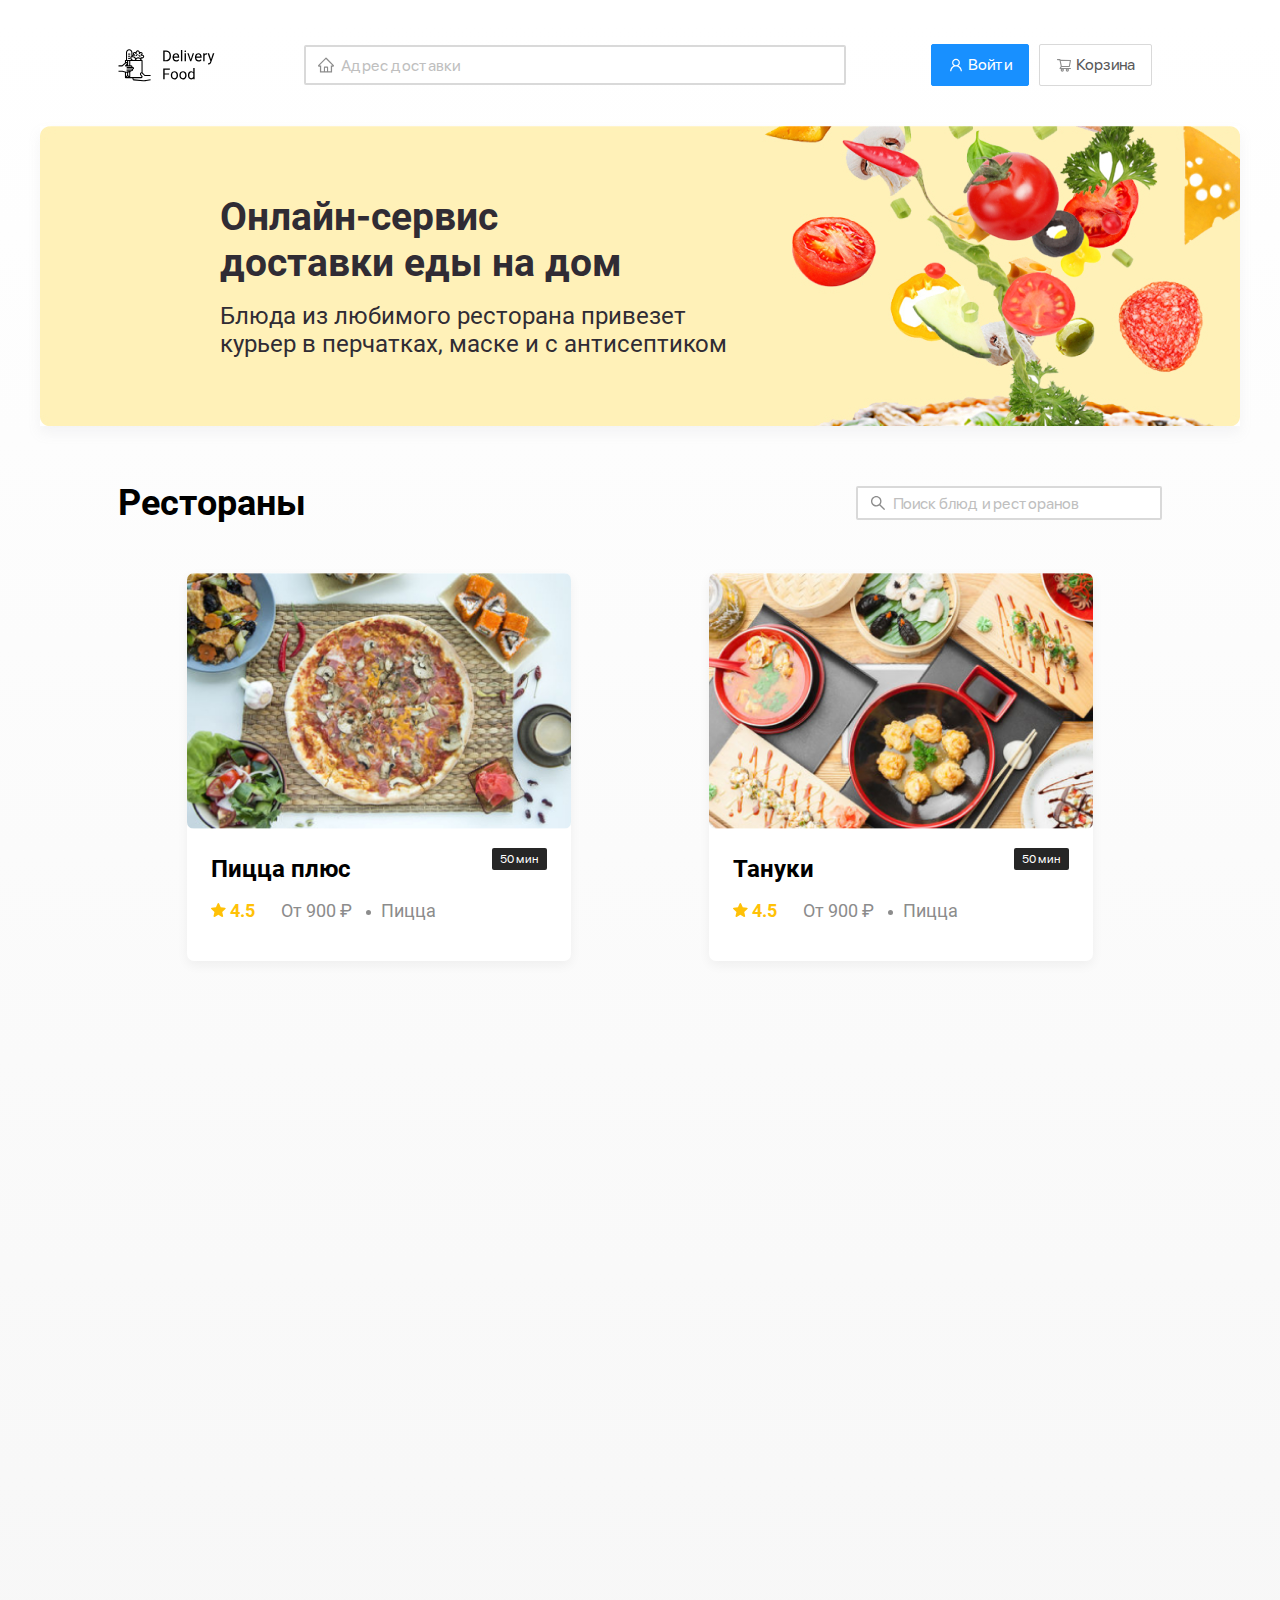
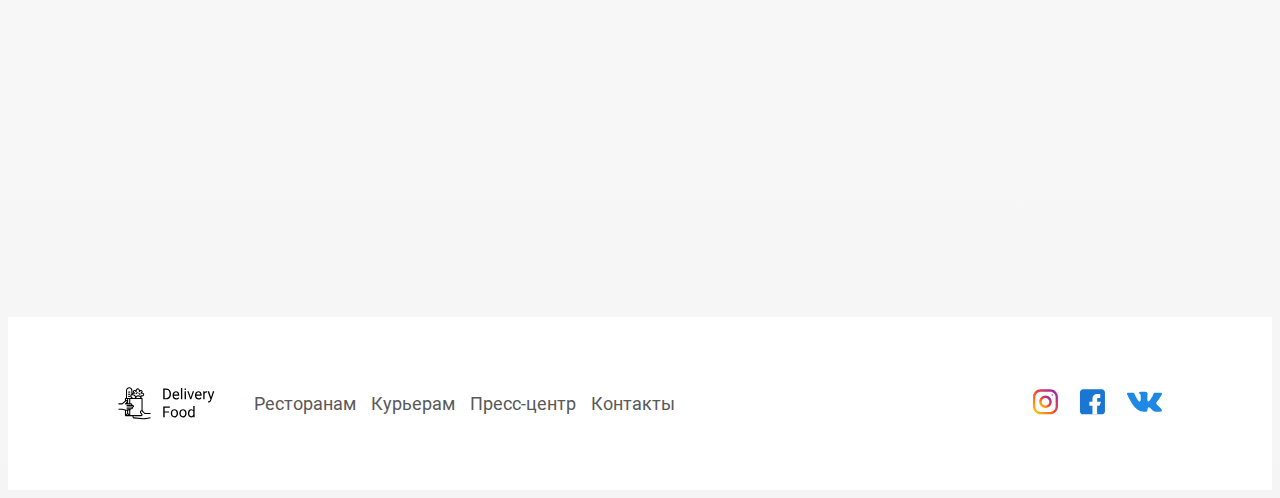
<file: index.html>
<!DOCTYPE html>
<html lang="ru">

<head>
    <meta charset="UTF-8">
    <meta name="viewport" content="width=device-width, initial-scale=1.0">
    <title>Delivery Food</title>
    <link rel="stylesheet" href="./css/fonts.css">
    <link rel="stylesheet" href="./css/animate.min.css">
    <link rel="stylesheet" href="./css/style.css">
</head>

<body>
    <!-- Header -->
    <header class="header">
        <div class="container">
            <div class="header__item">
                <img class="header__logo" src="./images/logo.svg" alt="Delivery Food">
                <input class="header__input input-search" type="text" placeholder="Адрес доставки">
                <div class="btn">
                    <button class="header__btn btn-primary">
                        <img class="header__image" src="./images/header/user.svg" alt="user">
                        Войти
                    </button>
                    <button class="header__btn" id="cart-btn">
                        <img class="header__image"  src="./images/header/cart.svg" alt="cart">
                        Корзина</button>
                </div>
            </div>
        </div>
    </header>

    <main>
        <!-- Promo -->
        <section class="promo">
            <div class="container">
                <h1 class="promo__title">
                    Онлайн-сервис доставки еды на дом
                </h1>
                <p class="promo__text">
                    Блюда из любимого ресторана привезет курьер в перчатках, маске и с антисептиком
                </p>
            </div>
        </section>

        <!-- Restaurants -->
        <section class="restaurants">
            <div class="container">
                <div class="restaurants__item">
                    <h2 class="restaurants__title">Рестораны</h2>
                    <input class="header__input input-adress" type="text" placeholder="Поиск блюд и ресторанов">
                </div>
            </div>
        </section>

        <!-- Card -->
        <section class="cards">
            <div class="container">
                <div class="card">
                    <div class="card__item wow fadeInUp">
                        <img class="card__image" src="./images/card/card-1.jpg" alt="">
                        <div class="card__heading">
                            <h3 class="card__title">Пицца плюс</h3>
                            <span class="card__time">50 мин</span>
                        </div>
                        <div class="card__info">
                            <div class="card__reating">
                                <img class="card__reating-image" src="./images/card/stars.svg" alt="stars"> <span class="card__reating-number">4.5</span></div>
                            <div class="card__price">От 900 ₽ </div>
                            <div class="card__text">Пицца</div>
                        </div>
                    </div>
                    <!-- // -->
                    <div class="card__item wow fadeInUp">
                        <img class="card__image" src="./images/card/card-2.jpg" alt="">
                        <div class="card__heading">
                            <h3 class="card__title"><a href="./restaurant.html">Тануки</a></h3>
                            <span class="card__time">50 мин</span>
                        </div>
                        <div class="card__info">
                            <div class="card__reating">
                                <img class="card__reating-image" src="./images/card/stars.svg" alt="stars"> <span class="card__reating-number">4.5</span></div>
                            <div class="card__price">От 900 ₽ </div>
                            <div class="card__text">Пицца</div>
                        </div>
                    </div>
                    <!-- // -->
                    <div class="card__item wow fadeInUp">
                        <img class="card__image" src="./images/card/card-3.jpg" alt="">
                        <div class="card__heading">
                            <h3 class="card__title">FoodBand</h3>
                            <span class="card__time">50 мин</span>
                        </div>
                        <div class="card__info">
                            <div class="card__reating">
                                <img class="card__reating-image" src="./images/card/stars.svg" alt="stars"> <span class="card__reating-number">4.5</span></div>
                            <div class="card__price">От 900 ₽ </div>
                            <div class="card__text">Пицца</div>
                        </div>
                    </div>
                    <!-- // -->
                    <div class="card__item wow fadeInUp">
                        <img class="card__image" src="./images/card/card-4.jpg" alt="">
                        <div class="card__heading">
                            <h3 class="card__title">Жадина-пицца</h3>
                            <span class="card__time">50 мин</span>
                        </div>
                        <div class="card__info">
                            <div class="card__reating">
                                <img class="card__reating-image" src="./images/card/stars.svg" alt="stars"> <span class="card__reating-number">4.5</span></div>
                            <div class="card__price">От 900 ₽ </div>
                            <div class="card__text">Пицца</div>
                        </div>
                    </div>
                    <!-- // -->
                    <div class="card__item wow fadeInUp">
                        <img class="card__image" src="./images/card/card-5.jpg" alt="">
                        <div class="card__heading">
                            <h3 class="card__title">Точка еды</h3>
                            <span class="card__time">50 мин</span>
                        </div>
                        <div class="card__info">
                            <div class="card__reating">
                                <img class="card__reating-image" src="./images/card/stars.svg" alt="stars"> <span class="card__reating-number">4.5</span>
                            </div>
                            <div class="card__price">От 900 ₽ </div>
                            <div class="card__text">Пицца</div>
                        </div>
                    </div>
                    <!-- // -->
                    <div class="card__item wow fadeInUp">
                        <img class="card__image" src="./images/card/card-6.jpg" alt="">
                        <div class="card__heading">
                            <h3 class="card__title">PizzaBurger</h3>
                            <span class="card__time">50 мин</span>
                        </div>
                        <div class="card__info">
                            <div class="card__reating">
                                <img class="card__reating-image" src="./images/card/stars.svg" alt="stars"> <span class="card__reating-number">4.5</span>
                            </div>
                            <div class="card__price">От 900 ₽ </div>
                            <div class="card__text">Пицца</div>
                        </div>
                    </div>
                </div>
            </div>
        </section>
    </main>

    <footer class="footer">
        <div class="container">
            <div class="footer__item">
                <img class="header__logo footer__logo" src="./images/logo.svg" alt="Delivery Food">
                <ul class="footer__list">
                    <li><a href="#">Ресторанам</a>
                    </li>
                    <li><a href="#">Курьерам</a>
                    </li>
                    <li><a href="#">Пресс-центр</a>
                    </li>
                    <li><a href="#">Контакты</a>
                    </li>
                </ul>
                <div class="social">
                    <a class="social-item" href="#">
                        <img src="./images/social/instagram.svg" alt="">
                    </a>
                    <a class="social-item" href="#">
                        <img src="./images/social/facebook.svg" alt="">
                    </a>
                    <a class="social-item" href="#">
                        <img src="./images/social/vk.svg" alt="">
                    </a>
                </div>
            </div>
        </div>
    </footer>

    <!-- Modal -->
    <div class="modal">
        <div class="modal__dialog">
            <div class="modal__header">
                <h3 class="modal__title">Корзина</h3>
                <button class="modal__close">&times;</button>
            </div>
            <div class="modal__cart">
                <div class="modal__order">
                    <p class="order__name">Ролл угорь стандарт</p>
                    <span class="order__price">250 ₽</span>
                    <div class="order__counter">
                        <button class="counter__btn">-</button>
                        <span class="counter__name">1</span>
                        <button class="counter__btn">+</button>
                    </div>
                </div>
            </div>
            <!-- // -->
            <div class="modal__cart">
                <div class="modal__order">
                    <p class="order__name">Ролл угорь стандарт</p>
                    <span class="order__price">250 ₽</span>
                    <div class="order__counter">
                        <button class="counter__btn">-</button>
                        <span class="counter__name">1</span>
                        <button class="counter__btn">+</button>
                    </div>
                </div>
            </div>
            <!-- // -->
            <div class="modal__cart">
                <div class="modal__order">
                    <p class="order__name">Ролл угорь стандарт</p>
                    <span class="order__price">250 ₽</span>
                    <div class="order__counter">
                        <button class="counter__btn">-</button>
                        <span class="counter__name">1</span>
                        <button class="counter__btn">+</button>
                    </div>
                </div>
            </div>
            <!-- // -->
            <div class="modal__cart">
                <div class="modal__order">
                    <p class="order__name">Ролл угорь стандарт</p>
                    <span class="order__price">250 ₽</span>
                    <div class="order__counter">
                        <button class="counter__btn">-</button>
                        <span class="counter__name">1</span>
                        <button class="counter__btn">+</button>
                    </div>
                </div>
            </div>
            <!-- // -->
            <div class="modal__cart">
                <div class="modal__order">
                    <p class="order__name">Ролл угорь стандарт</p>
                    <span class="order__price">250 ₽</span>
                    <div class="order__counter">
                        <button class="counter__btn">-</button>
                        <span class="counter__name">1</span>
                        <button class="counter__btn">+</button>
                    </div>
                </div>
            </div>
            <div class="modal__btn">
                <button class="header__btn btn-dark">1250 ₽</button>
                <div class="modal__footer">
                    <button class="header__btn btn-primary">Оформить заказ</button>
                    <button class="header__btn btn-light">Отмена</button>
                </div>
            </div>
        </div>
    </div>
    <script src="./js/jquery.min.js"></script>
    <script src="./js/wow.min.js"></script>
    <script src="./js/script.js"></script>

</body>

</html>
</file>
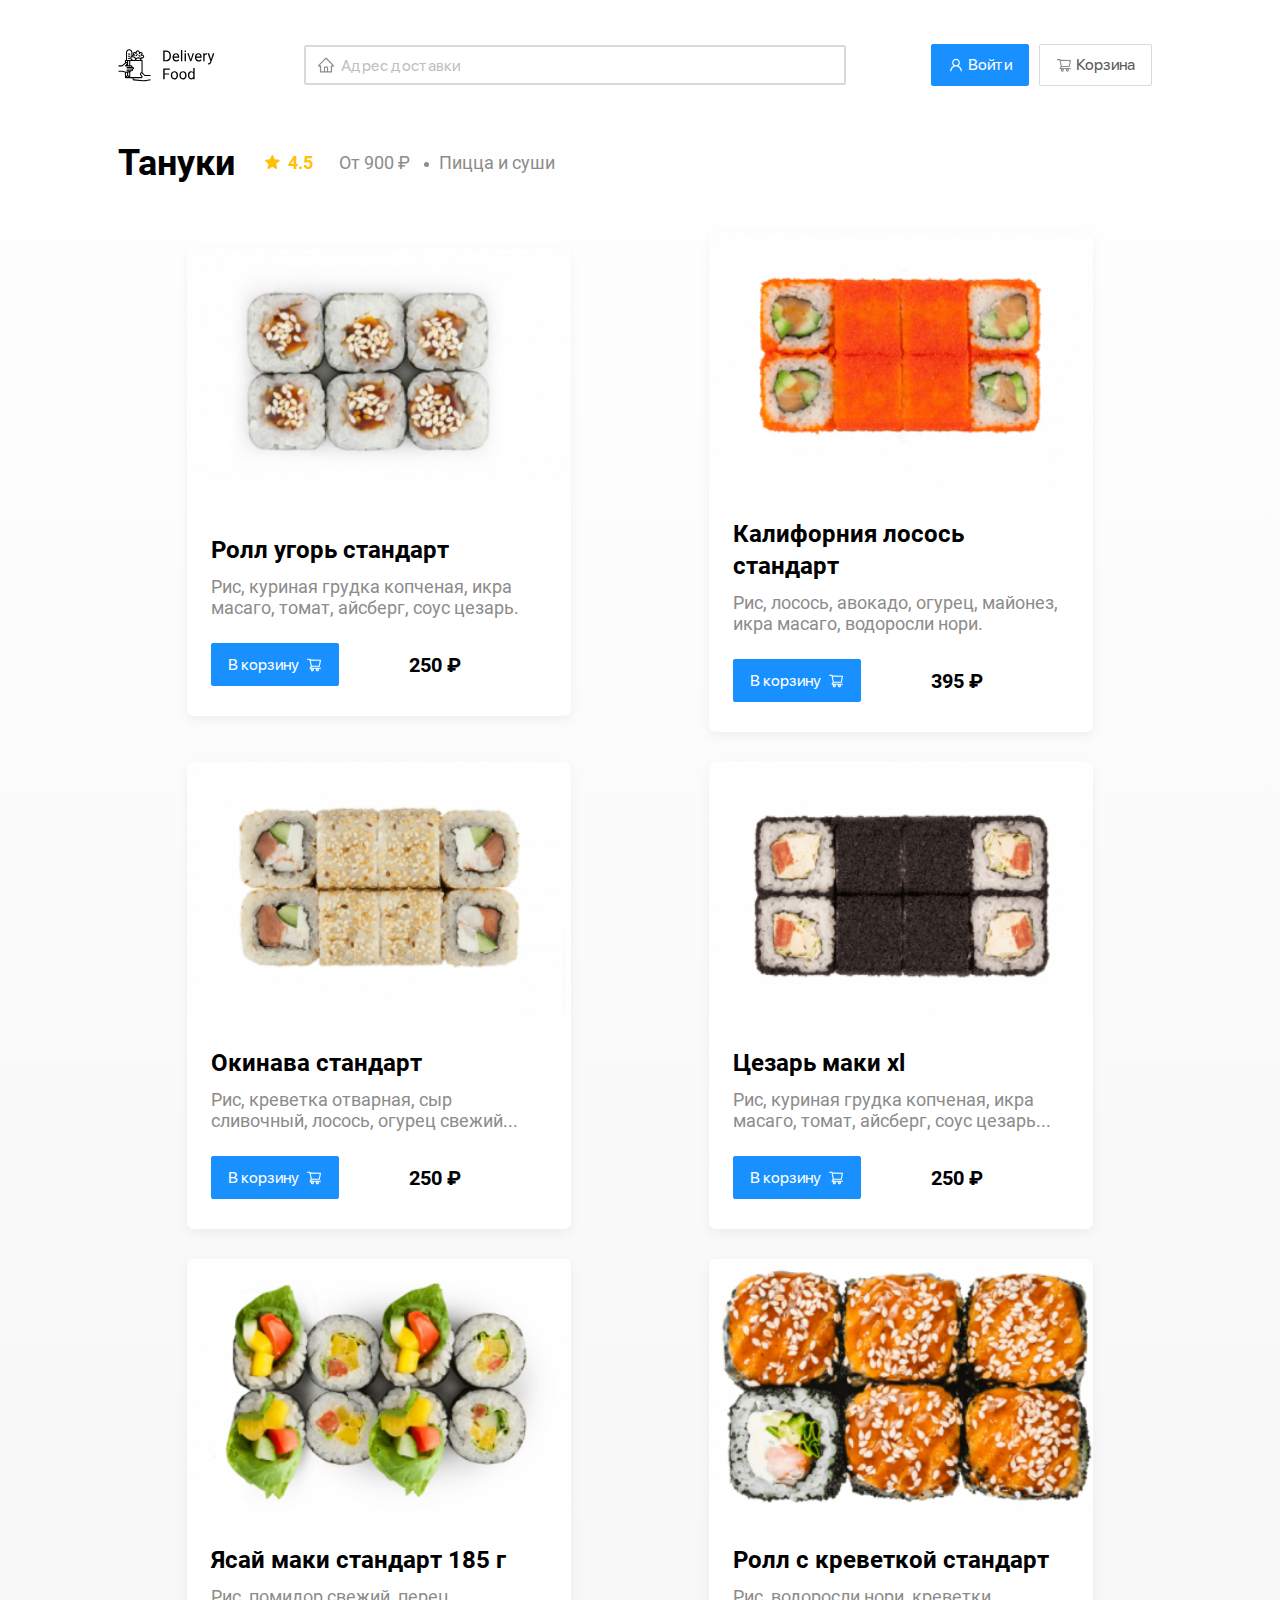
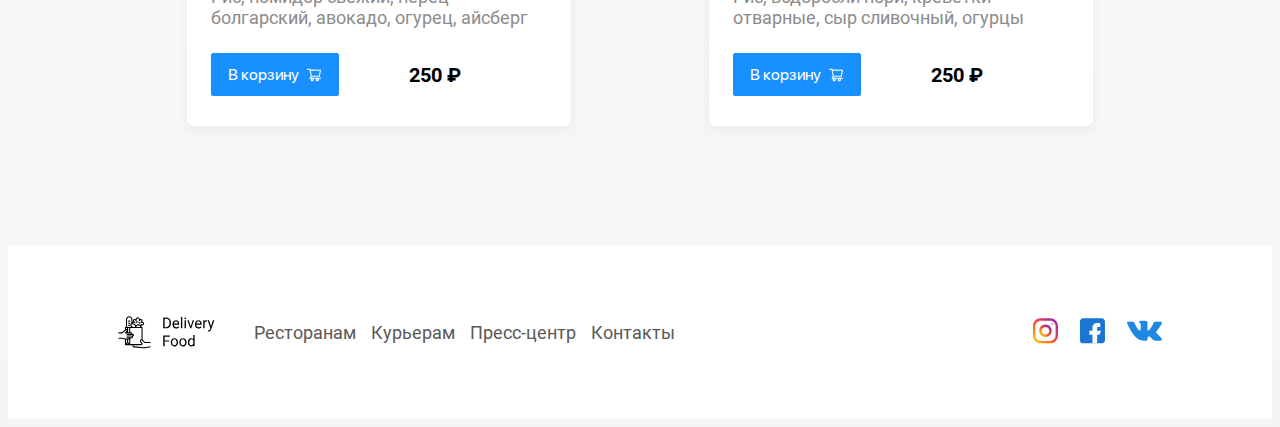
<file: restaurant.html>
<!DOCTYPE html>
<html lang="ru">

<head>
    <meta charset="UTF-8">
    <meta name="viewport" content="width=device-width, initial-scale=1.0">
    <title>Delivery Food</title>
    <link rel="stylesheet" href="./css/fonts.css">
    <link rel="stylesheet" href="./css/style.css">
</head>

<body>
    <!-- Header -->
    <header class="header">
        <div class="container">
            <div class="header__item">
                <img class="header__logo" src="./images/logo.svg" alt="Delivery Food">
                <input class="header__input input-search" type="text" placeholder="Адрес доставки">
                <div class="btn">
                    <button class="header__btn btn-primary">
                        <img class="header__image" src="./images/header/user.svg" alt="user">
                        Войти
                    </button>
                    <button class="header__btn">
                        <img class="header__image"  src="./images/header/cart.svg" alt="cart">
                        Корзина</button>
                </div>
            </div>
        </div>
    </header>

    <main>
        <!-- Restaurants -->
        <section class="restaurants">
            <div class="container">
                <div class="restaurants__item">
                    <div class="restaurants__name">
                        <h2 class="restaurants__title">Тануки</h2>
                    </div>
                    <div class="restaurants__reating">
                        <img class="restaurants__reating-image" src="./images/card/stars.svg" alt="stars">
                        <span class="restaurants__reating-number">4.5</span>
                        <div class="restaurants__price">От 900 ₽ </div>
                        <div class="restaurants__text">Пицца и суши</div>
                    </div>
                </div>
            </div>
        </section>

        <!-- Card -->
        <section class="cards">
            <div class="container">
                <div class="card">
                    <div class="card__item">
                        <img class="card__image" src="./images/restaurant/restaurant-1.jpg" alt="">
                        <div class="card__items">
                            <h3 class="card__title card__title-name">Ролл угорь стандарт</h3>
                            <p class="card__ingredients">Рис, куриная грудка копченая, икра масаго, томат, айсберг, соус цезарь.</p>
                        </div>
                        <div class="card__product">
                            <button class="header__btn btn-primary">
                               В корзину<img class="card__cart" src="./images/restaurant/cart-1.svg" alt=""></button>
                            <span class="card__cost">250 ₽</span>
                        </div>
                    </div>
                    <!-- // -->
                    <div class="card__item">
                        <img class="card__image" src="./images/restaurant/restaurant-2.jpg" alt="">
                        <div class="card__items">
                            <h3 class="card__title card__title-name">Калифорния лосось стандарт</h3>
                            <p class="card__ingredients">Рис, лосось, авокадо, огурец, майонез, икра масаго, водоросли нори.</p>
                        </div>
                        <div class="card__product">
                            <button class="header__btn btn-primary">
                               В корзину<img class="card__cart" src="./images/restaurant/cart-1.svg" alt=""></button>
                            <span class="card__cost">395 ₽</span>
                        </div>
                    </div>
                    <!-- // -->
                    <div class="card__item">
                        <img class="card__image" src="./images/restaurant/restaurant-3.jpg" alt="">
                        <div class="card__items">
                            <h3 class="card__title card__title-name">Окинава стандарт</h3>
                            <p class="card__ingredients"> Рис, креветка отварная, сыр сливочный, лосось, огурец свежий...</p>
                        </div>
                        <div class="card__product">
                            <button class="header__btn btn-primary">
                               В корзину<img class="card__cart" src="./images/restaurant/cart-1.svg" alt=""></button>
                            <span class="card__cost">250 ₽</span>
                        </div>
                    </div>
                    <!-- // -->
                    <div class="card__item">
                        <img class="card__image" src="./images/restaurant/restaurant-4.jpg" alt="">
                        <div class="card__items">
                            <h3 class="card__title card__title-name">Цезарь маки хl</h3>
                            <p class="card__ingredients">Рис, куриная грудка копченая, икра масаго, томат, айсберг, соус цезарь...</p>
                        </div>
                        <div class="card__product">
                            <button class="header__btn btn-primary">
                               В корзину<img class="card__cart" src="./images/restaurant/cart-1.svg" alt=""></button>
                            <span class="card__cost">250 ₽</span>
                        </div>
                    </div>
                    <!-- // -->
                    <div class="card__item">
                        <img class="card__image" src="./images/restaurant/restaurant-5.jpg" alt="">
                        <div class="card__items">
                            <h3 class="card__title card__title-name">Ясай маки стандарт 185 г</h3>
                            <p class="card__ingredients">Рис, помидор свежий, перец болгарский, авокадо, огурец, айсберг</p>
                        </div>
                        <div class="card__product">
                            <button class="header__btn btn-primary">
                               В корзину
                            <img class="card__cart" src="./images/restaurant/cart-1.svg" alt=""></button>
                            <span class="card__cost">250 ₽</span>
                        </div>
                    </div>
                    <!-- // -->
                    <div class="card__item">
                        <img class="card__image" src="./images/restaurant/restaurant-6.jpg" alt="">
                        <div class="card__items">
                            <h3 class="card__title card__title-name">Ролл с креветкой стандарт</h3>
                            <p class="card__ingredients">Рис, водоросли нори, креветки отварные, сыр сливочный, огурцы</p>
                        </div>
                        <div class="card__product">
                            <button class="header__btn btn-primary">
                               В корзину<img class="card__cart" src="./images/restaurant/cart-1.svg" alt=""></button>
                            <span class="card__cost">250 ₽</span>
                        </div>
                    </div>
                </div>
            </div>
        </section>
    </main>

    <footer class="footer">
        <div class="container">
            <div class="footer__item">
                <img class="header__logo footer__logo" src="./images/logo.svg" alt="Delivery Food">
                <ul class="footer__list">
                    <li><a href="#">Ресторанам</a>
                    </li>
                    <li><a href="#">Курьерам</a>
                    </li>
                    <li><a href="#">Пресс-центр</a>
                    </li>
                    <li><a href="#">Контакты</a>
                    </li>
                </ul>
                <div class="social">
                    <a class="social-item" href="#">
                        <img src="./images/social/instagram.svg" alt="">
                    </a>
                    <a class="social-item" href="#">
                        <img src="./images/social/facebook.svg" alt="">
                    </a>
                    <a class="social-item" href="#">
                        <img src="./images/social/vk.svg" alt="">
                    </a>
                </div>
            </div>
        </div>
    </footer>

    <script src="./js/script.js"></script>

</body>

</html>
</file>
<file: css/fonts.css>
@font-face {
    font-family: 'Roboto';
    src: url('../fonts/Roboto-Bold.eot');
    src: url('../fonts/Roboto-Bold.eot?#iefix') format('embedded-opentype'), url('../fonts/Roboto-Bold.woff2') format('woff2'), url('../fonts/Roboto-Bold.woff') format('woff'), url('../fonts/Roboto-Bold.ttf') format('truetype');
    font-weight: 700;
    font-style: normal;
}

@font-face {
    font-family: 'Roboto';
    src: url('../fonts/Roboto-Regular.eot');
    src: url('../fonts/Roboto-Regular.eot?#iefix') format('embedded-opentype'), url('../fonts/Roboto-Regular.woff2') format('woff2'), url('../fonts/Roboto-Regular.woff') format('woff'), url('../fonts/Roboto-Regular.ttf') format('truetype');
    font-weight: 400;
    font-style: normal;
}

@font-face {
    font-family: 'SF Pro Display';
    src: url('../fonts/SFProDisplay-Regular.eot');
    src: url('../fonts/SFProDisplay-Regular.eot?#iefix') format('embedded-opentype'), url('../fonts/SFProDisplay-Regular.woff2') format('woff2'), url('../fonts/SFProDisplay-Regular.woff') format('woff'), url('../fonts/SFProDisplay-Regular.ttf') format('truetype');
    font-weight: 400;
    font-style: normal;
}
</file>
<file: css/style.css>
/*! normalize.css v8.0.1 | MIT License | github.com/necolas/normalize.css */
/* Document
   ========================================================================== */
/**
 * 1. Correct the line height in all browsers.
 * 2. Prevent adjustments of font size after orientation changes in iOS.
 */
/* Sections
   ========================================================================== */
/**
 * Remove the margin in all browsers.
 */
/**
 * Render the `main` element consistently in IE.
 */
/**
 * Correct the font size and margin on `h1` elements within `section` and
 * `article` contexts in Chrome, Firefox, and Safari.
 */
/* Grouping content
   ========================================================================== */
/**
 * 1. Add the correct box sizing in Firefox.
 * 2. Show the overflow in Edge and IE.
 */
hr {
  box-sizing: content-box;
  /* 1 */
  height: 0;
  /* 1 */
  overflow: visible;
  /* 2 */ }

/**
 * 1. Correct the inheritance and scaling of font size in all browsers.
 * 2. Correct the odd `em` font sizing in all browsers.
 */
pre {
  font-family: monospace, monospace;
  /* 1 */
  font-size: 1em;
  /* 2 */ }

/* Text-level semantics
   ========================================================================== */
/**
 * Remove the gray background on active links in IE 10.
 */
a {
  background-color: transparent; }

/**
 * 1. Remove the bottom border in Chrome 57-
 * 2. Add the correct text decoration in Chrome, Edge, IE, Opera, and Safari.
 */
abbr[title] {
  border-bottom: none;
  /* 1 */
  text-decoration: underline;
  /* 2 */
  -webkit-text-decoration: underline dotted;
  text-decoration: underline dotted;
  /* 2 */ }

/**
 * Add the correct font weight in Chrome, Edge, and Safari.
 */
b,
strong {
  font-weight: bolder; }

/**
 * 1. Correct the inheritance and scaling of font size in all browsers.
 * 2. Correct the odd `em` font sizing in all browsers.
 */
code,
kbd,
samp {
  font-family: monospace, monospace;
  /* 1 */
  font-size: 1em;
  /* 2 */ }

/**
 * Add the correct font size in all browsers.
 */
small {
  font-size: 80%; }

/**
 * Prevent `sub` and `sup` elements from affecting the line height in
 * all browsers.
 */
sub,
sup {
  font-size: 75%;
  line-height: 0;
  position: relative;
  vertical-align: baseline; }

sub {
  bottom: -0.25em; }

sup {
  top: -0.5em; }

/* Embedded content
   ========================================================================== */
/**
 * Remove the border on images inside links in IE 10.
 */
img {
  border-style: none; }

/* Forms
   ========================================================================== */
/**
 * 1. Change the font styles in all browsers.
 * 2. Remove the margin in Firefox and Safari.
 */
button,
input,
optgroup,
select,
textarea {
  font-family: inherit;
  /* 1 */
  font-size: 100%;
  /* 1 */
  line-height: 1.15;
  /* 1 */
  margin: 0;
  /* 2 */ }

/**
 * Show the overflow in IE.
 * 1. Show the overflow in Edge.
 */
button,
input {
  /* 1 */
  overflow: visible; }

/**
 * Remove the inheritance of text transform in Edge, Firefox, and IE.
 * 1. Remove the inheritance of text transform in Firefox.
 */
button,
select {
  /* 1 */
  text-transform: none; }

/**
 * Correct the inability to style clickable types in iOS and Safari.
 */
button,
[type="button"],
[type="reset"],
[type="submit"] {
  -webkit-appearance: button; }

/**
 * Remove the inner border and padding in Firefox.
 */
button::-moz-focus-inner,
[type="button"]::-moz-focus-inner,
[type="reset"]::-moz-focus-inner,
[type="submit"]::-moz-focus-inner {
  border-style: none;
  padding: 0; }

/**
 * Restore the focus styles unset by the previous rule.
 */
button:-moz-focusring,
[type="button"]:-moz-focusring,
[type="reset"]:-moz-focusring,
[type="submit"]:-moz-focusring {
  outline: 1px dotted ButtonText; }

/**
 * Correct the padding in Firefox.
 */
fieldset {
  padding: 0.35em 0.75em 0.625em; }

/**
 * 1. Correct the text wrapping in Edge and IE.
 * 2. Correct the color inheritance from `fieldset` elements in IE.
 * 3. Remove the padding so developers are not caught out when they zero out
 *    `fieldset` elements in all browsers.
 */
legend {
  box-sizing: border-box;
  /* 1 */
  color: inherit;
  /* 2 */
  display: table;
  /* 1 */
  max-width: 100%;
  /* 1 */
  padding: 0;
  /* 3 */
  white-space: normal;
  /* 1 */ }

/**
 * Add the correct vertical alignment in Chrome, Firefox, and Opera.
 */
progress {
  vertical-align: baseline; }

/**
 * Remove the default vertical scrollbar in IE 10+.
 */
textarea {
  overflow: auto; }

/**
 * 1. Add the correct box sizing in IE 10.
 * 2. Remove the padding in IE 10.
 */
[type="checkbox"],
[type="radio"] {
  box-sizing: border-box;
  /* 1 */
  padding: 0;
  /* 2 */ }

/**
 * Correct the cursor style of increment and decrement buttons in Chrome.
 */
[type="number"]::-webkit-inner-spin-button,
[type="number"]::-webkit-outer-spin-button {
  height: auto; }

/**
 * 1. Correct the odd appearance in Chrome and Safari.
 * 2. Correct the outline style in Safari.
 */
[type="search"] {
  -webkit-appearance: textfield;
  /* 1 */
  outline-offset: -2px;
  /* 2 */ }

/**
 * Remove the inner padding in Chrome and Safari on macOS.
 */
[type="search"]::-webkit-search-decoration {
  -webkit-appearance: none; }

/**
 * 1. Correct the inability to style clickable types in iOS and Safari.
 * 2. Change font properties to `inherit` in Safari.
 */
::-webkit-file-upload-button {
  -webkit-appearance: button;
  /* 1 */
  font: inherit;
  /* 2 */ }

/* Interactive
   ========================================================================== */
/*
 * Add the correct display in Edge, IE 10+, and Firefox.
 */
details {
  display: block; }

/*
 * Add the correct display in all browsers.
 */
summary {
  display: list-item; }

/* Misc
   ========================================================================== */
/**
 * Add the correct display in IE 10+.
 */
template {
  display: none; }

/**
 * Add the correct display in IE 10.
 */
[hidden] {
  display: none; }

* {
  box-sizing: border-box; }

body {
  font-family: 'Roboto',sans-serif;
  font-weight: 400;
  color: #000000;
  background: linear-gradient(180deg, rgba(245, 245, 245, 0) 1.04%, #f5f5f5 100%); }

.container {
  padding: 0 110px;
  max-width: 1440px;
  margin: 0 auto; }

h1, h2, h3, h4, h5, h6, p {
  margin: 0;
  padding: 0; }

a {
  text-decoration: none;
  color: #000;
  transition: color 0.2s liear; }
  a:hover {
    text-decoration: underline; }

/* Header ================================= */
.header__item {
  margin-top: 44px;
  display: flex;
  align-items: center;
  justify-content: center; }

.header__btn {
  font-family: 'SF Pro Display', sans-serif;
  margin-right: 10px;
  font-size: 16px;
  line-height: 24px;
  padding: 8px 16px;
  color: #595959;
  box-shadow: 0px 0px 2px rgba(0, 0, 0, 0.0015);
  border: 1px solid #D9D9D9;
  border-radius: 2px;
  background: #fff;
  display: flex;
  align-items: center;
  cursor: pointer; }

.header__image {
  margin-right: 4px; }

.header__input {
  font-family: 'SF Pro Display', sans-serif;
  font-size: 16px;
  line-height: 24px;
  background: #FFFFFF;
  border: 2px solid #D9D9D9;
  border-radius: 2px;
  padding-left: 35px; }
  .header__input::-webkit-input-placeholder {
    color: #BFBFBF; }
  .header__input::-moz-placeholder {
    color: #BFBFBF; }
  .header__input:-ms-input-placeholder {
    color: #BFBFBF; }
  .header__input::-ms-input-placeholder {
    color: #BFBFBF; }
  .header__input::placeholder {
    color: #BFBFBF; }

.input-search {
  width: 690px;
  height: 40px;
  margin: 0 85px;
  background-image: url(../images/header/home.svg);
  background-repeat: no-repeat;
  background-position: left 11px center; }

.input-adress {
  width: 306px;
  height: 34px;
  background-image: url(../images/promo/search.svg);
  background-repeat: no-repeat;
  background-position: left 11px center;
  margin-left: auto; }

.btn {
  display: flex;
  align-items: center; }
  .btn-primary {
    background: #1890FF;
    border: 1px solid #1890FF;
    color: #fff; }
  .btn-dark {
    background: #262626;
    border-radius: 5px;
    color: #fafafa;
    padding: 15px 22px;
    font-weight: 700;
    font-size: 20px;
    line-height: 23px; }
  .btn-light {
    font-family: 'SF Pro Display', sans-serif;
    font-size: 16px;
    line-height: 24px;
    color: #595959;
    margin-left: 90px; }

/* Promo ====================================== */
.promo {
  max-width: 1200px;
  margin: 0 auto;
  box-shadow: 0px 7px 12px rgba(158, 158, 163, 0.1);
  background: url(../images/promo/promo-bg.jpg);
  background-repeat: no-repeat;
  background-size: cover;
  height: 300px;
  margin-top: 40px; }
  .promo__title {
    font-size: 39px;
    line-height: 46px;
    font-weight: 700;
    padding: 68px 0 0 70px;
    max-width: 500px;
    margin-bottom: 16px;
    color: #302C34; }
  .promo__text {
    padding-left: 70px;
    font-size: 24px;
    line-height: 28px;
    font-weight: 400;
    max-width: 600px;
    color: #302C34;
    margin-bottom: 68px; }

/* Restaurants =================================== */
.restaurants {
  margin-top: 56px; }
  .restaurants__item {
    display: flex;
    align-items: center;
    margin-bottom: 49px; }
  .restaurants__title {
    font-weight: 700;
    font-size: 36px;
    line-height: 42px;
    margin-right: 30px; }
  .restaurants__reating {
    display: flex;
    align-items: center;
    flex-wrap: wrap; }
    .restaurants__reating-image {
      margin-right: 7.5px;
      width: 15px;
      height: 15px;
      margin-top: -4px; }
    .restaurants__reating-number {
      margin-right: 26px;
      color: #FFC107;
      font-weight: 700;
      font-size: 18px;
      line-height: 32px; }
  .restaurants__price {
    color: #8C8C8C;
    font-size: 18px;
    line-height: 32px; }
    .restaurants__price::after {
      content: "";
      width: 5px;
      height: 5px;
      border-radius: 50%;
      background-color: #8C8C8C;
      display: inline-block;
      vertical-align: middle;
      margin: 0 10px; }
  .restaurants__text {
    color: #8C8C8C;
    font-size: 18px;
    line-height: 32px; }

/* Cards ================================== */
.card {
  display: flex;
  align-items: center;
  justify-content: space-around;
  flex-wrap: wrap;
  margin-bottom: 90px; }
  .card__item {
    background: #fff;
    box-shadow: 0px 4px 12px rgba(0, 0, 0, 0.05);
    margin-bottom: 30px;
    border-radius: 7px; }
  .card__items {
    margin-left: 24px; }
  .card__image {
    border-radius: 7px;
    width: 384px;
    height: 256px;
    -o-object-fit: cover;
    object-fit: cover; }
  .card__heading {
    display: flex;
    align-items: center;
    justify-content: space-between;
    padding: 0 24px; }
  .card__product {
    display: flex;
    align-items: center;
    margin-bottom: 30px; }
  .card__ingredients {
    max-width: 327px; }
  .card__title {
    margin-top: 20px;
    font-weight: 700;
    font-size: 24px;
    line-height: 32px; }
    .card__title-name {
      margin: 25px 0 10px 0;
      color: #000;
      max-width: 337px; }
  .card__ingredients {
    font-size: 18px;
    line-height: 21px;
    color: #8C8C8C;
    margin-bottom: 25px; }
  .card__product {
    margin-left: 24px; }
  .card__cost {
    margin-left: 60px;
    font-size: 20px;
    line-height: 32px;
    font-weight: 700;
    color: #000000; }
  .card__time {
    font-family: 'SF Pro Display', sans-serif;
    font-size: 12px;
    line-height: 20px;
    background: #262626;
    border-radius: 2px;
    color: #fff;
    padding: 1px 8px; }
  .card__info {
    display: flex;
    align-items: center;
    justify-content: left;
    padding: 0 24px;
    margin: 10px 0 34px 0; }
  .card__reating {
    margin-right: 26px;
    font-weight: 700;
    font-size: 18px;
    line-height: 32px; }
    .card__reating-number {
      color: #FFC107; }
  .card__price {
    color: #8C8C8C;
    font-size: 18px;
    line-height: 32px; }
    .card__price::after {
      content: "";
      width: 5px;
      height: 5px;
      border-radius: 50%;
      background-color: #8C8C8C;
      display: inline-block;
      vertical-align: middle;
      margin: 0 10px; }
  .card__text {
    color: #8C8C8C;
    font-size: 18px;
    line-height: 32px; }
  .card__cart {
    margin-left: 7px; }

/* Footer =============================== */
.footer {
  background-color: #fff; }
  .footer__item {
    display: flex;
    align-items: center;
    justify-content: space-between;
    padding: 68px 0; }
  .footer__list {
    display: flex;
    align-items: center;
    list-style: none;
    padding: 0;
    margin: 0 auto 0 35px;
    font-size: 18px;
    line-height: 21px;
    flex-wrap: wrap; }
    .footer__list a {
      text-decoration: none;
      color: #595959;
      transition: color 0.2s linear; }
      .footer__list a:hover {
        text-decoration: underline;
        color: #000; }
    .footer__list li {
      padding-right: 15px; }
      .footer__list li:last-child {
        padding-right: 0; }

.social {
  display: flex;
  align-items: center; }
  .social a {
    padding-right: 21px; }
    .social a:last-child {
      padding-right: 0; }

/* Modal ======================================== */
.is-open {
  display: flex; }

.modal {
  position: fixed;
  left: 0;
  top: 0;
  width: 100%;
  height: 100%;
  background: rgba(0, 0, 0, 0.4);
  display: none; }
  .modal__dialog {
    max-width: 780px;
    width: 95%;
    min-height: 552px;
    margin: auto;
    background: #FFFFFF;
    border-radius: 5px; }
  .modal__header {
    display: flex;
    align-items: center;
    justify-content: space-between;
    padding: 40px 45px; }
  .modal__title {
    font-weight: 700;
    font-size: 36px;
    line-height: 42px;
    color: #000000; }
  .modal__close {
    border: none;
    background: transparent;
    font-size: 50px; }
  .modal__cart {
    padding: 0 45px;
    border-bottom: 2px solid #D9D9D9; }
  .modal__order {
    display: flex;
    align-items: center;
    justify-content: space-between;
    padding: 17px 0 8px 0; }
  .modal__btn {
    display: flex;
    justify-content: space-between;
    flex-wrap: wrap;
    padding: 50px 45px 41px; }
  .modal__footer {
    display: flex; }

.order {
  color: #000; }
  .order__name {
    font-size: 18px;
    line-height: 32px; }
  .order__price {
    margin-left: auto;
    font-weight: 700;
    font-size: 20px;
    line-height: 32px; }
  .order__counter {
    margin-left: 47px; }

.counter__btn {
  background: transparent;
  border: 1px solid #40A9FF;
  color: #40A9FF;
  width: 39px;
  height: 32px;
  cursor: pointer; }

.counter__name {
  font-family: 'SF Pro Display', sans-serif;
  margin: 0 13px;
  font-size: 16px;
  line-height: 24px; }

/* Media ===================================== */
@media (max-width: 1200px) {
  .content {
    max-width: 900px; } }

@media (max-width: 765px) {
  .container {
    max-width: 700px; }
  .header__item {
    display: flex;
    flex-wrap: wrap; }
  .header__logo {
    margin-bottom: 30px; }
  .header__btn {
    margin-top: 30px; }
  .promo {
    background: #FFF1B8;
    border-radius: 10px; }
    .promo__title {
      font-size: 35px;
      max-width: 480px;
      padding-top: 42px; }
    .promo__text {
      max-width: 480px; }
  .input-search {
    margin: 0 42.5px; }
  .footer__logo {
    margin: 0; } }

@media (max-width: 1050px) {
  .modal__dialog {
    min-height: 500px; }
  .modal__header {
    padding: 20px 45px; }
  .modal__title {
    font-size: 32px; }
  .modal__btn {
    padding: 25px 45px; } }

@media (max-width: 690px) {
  .container {
    padding: 0; }
  .promo__title {
    font-size: 32px; }
  .promo__text {
    font-size: 21px; }
  .footer {
    padding: 0 60px; }
    .footer__item {
      margin-top: -15px; }
    .footer__list {
      padding-left: 10px; }
      .footer__list a {
        display: block;
        padding-bottom: 10px; } }

@media (max-width: 520px) {
  .restaurants__item {
    display: flex;
    flex-wrap: wrap;
    padding: 0 80px; }
  .restaurants__title {
    font-size: 26px;
    margin: 0 auto;
    margin-bottom: 15px; } }

@media (max-width: 460px) {
  .footer__item {
    display: block;
    text-align: center; }
  .footer__logo {
    margin-bottom: 25px; }
  .footer__list {
    display: flex; }
  .social {
    display: block;
    margin-top: 25px; }
  .promo__title {
    margin: 0 auto;
    padding-bottom: 15px;
    font-size: 28px; }
  .card {
    margin-bottom: 20px; } }
</file>
